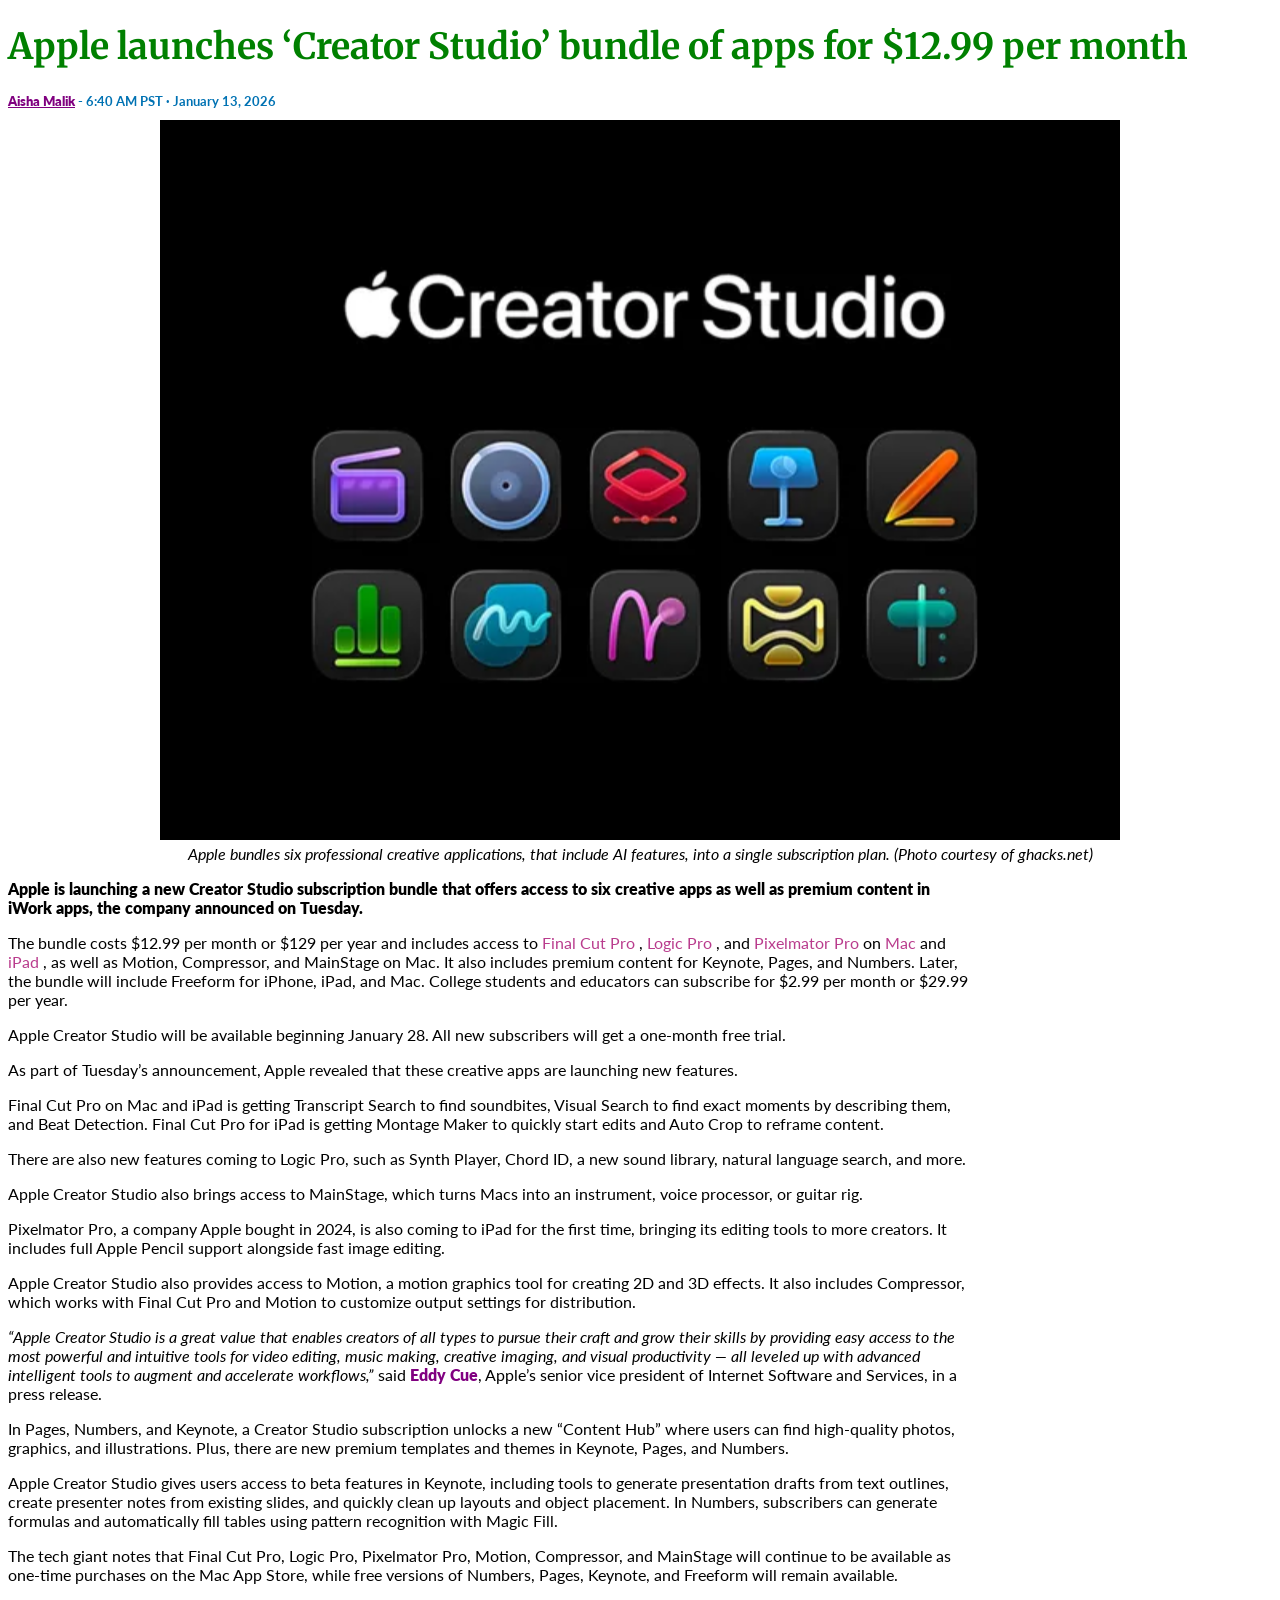
<file: assignment-1/index.html>
<!-- 

Leah VandenBerg
Mini Project 1
September 13, 2026 

-->

<!doctype html>

<html lang="en">

<head>
    <meta charset="utf-8">

    <title>Apple launches 'Creator Studio' bundle of apps for $12.99 per month</title>

    <link rel="stylesheet" type="text/css" href="css/general.css" />

    <!-- Google Font -->

    <link rel="preconnect" href="https://fonts.googleapis.com">
    <link rel="preconnect" href="https://fonts.gstatic.com" crossorigin>
    <link
        href="https://fonts.googleapis.com/css2?family=Lato:wght@400;700;900&family=Merriweather:ital,opsz,wght@0,18..144,300..900;1,18..144,300..900&display=swap"
        rel="stylesheet">

    <!-- End Google Font -->

</head>

<body>
    <h1>Apple launches ‘Creator Studio’ bundle of apps for $12.99 per month</h1>

    <h2><a href="https://techcrunch.com/author/aisha-malik/" target="_blank">Aisha Malik</a> - 6:40 AM PST · January 13,
        2026</h2>

    <figure>
        <img src="images/creator-studio-app-grid.png" alt="Creator Studio">
        <figcaption>Apple bundles six professional creative applications, that include AI features, into a single
            subscription plan. (Photo courtesy of ghacks.net) </figcaption>
    </figure>

    <p><span class="intro">Apple is launching a new Creator Studio subscription bundle that offers access to six
            creative apps as well as
            premium content in iWork apps, the company announced on Tuesday.</span></p>

    <p>The bundle costs $12.99 per month or $129 per year and includes access to <a
            href="https://www.apple.com/final-cut-pro/" target="_blank" class="highlight">Final Cut Pro</a> , <a
            href="https://www.apple.com/logic-pro/" target="_blank" class="highlight">Logic Pro</a> , and
        <a href="https://www.apple.com/pixelmator-pro/" target="_blank" class="highlight">Pixelmator Pro</a> on <a
            href="https://www.apple.com/mac/" target="_blank" class="highlight">Mac</a> and <a
            href="https://www.apple.com/ipad/" target="_blank" class="highlight">iPad</a> , as well as Motion,
        Compressor, and MainStage on Mac. It also includes premium
        content for Keynote, Pages, and Numbers. Later, the bundle will include Freeform for iPhone, iPad, and Mac.
        College students and educators can subscribe for $2.99 per month or $29.99 per year.
    </p>

    <p>Apple Creator Studio will be available beginning January 28. All new subscribers will get a one-month free trial.
    </p>

    <p>As part of Tuesday’s announcement, Apple revealed that these creative apps are launching new features.</p>

    <p>Final Cut Pro on Mac and iPad is getting Transcript Search to find soundbites, Visual Search to find exact
        moments by describing them, and Beat Detection. Final Cut Pro for iPad is getting Montage Maker to quickly start
        edits and Auto Crop to reframe content.</p>

    <p>There are also new features coming to Logic Pro, such as Synth Player, Chord ID, a new sound library, natural
        language search, and more.</p>

    <p>Apple Creator Studio also brings access to MainStage, which turns Macs into an instrument, voice processor, or
        guitar rig.</p>

    <p>Pixelmator Pro, a company Apple bought in 2024, is also coming to iPad for the first time, bringing its editing
        tools to more creators. It includes full Apple Pencil support alongside fast image editing.</p>

    <p>Apple Creator Studio also provides access to Motion, a motion graphics tool for creating 2D and 3D effects. It
        also includes Compressor, which works with Final Cut Pro and Motion to customize output settings for
        distribution.</p>

    <p><span class="quote">“Apple Creator Studio is a great value that enables creators of all types to pursue their
            craft and grow their
            skills by providing easy access to the most powerful and intuitive tools for video editing, music making,
            creative imaging, and visual productivity — all leveled up with advanced intelligent tools to augment and
            accelerate workflows,”</span> said <span class="people">Eddy Cue</span>, Apple’s senior vice president of
        Internet Software and Services, in a
        press release.</p>

    <p>In Pages, Numbers, and Keynote, a Creator Studio subscription unlocks a new “Content Hub” where users can find
        high-quality photos, graphics, and illustrations. Plus, there are new premium templates and themes in Keynote,
        Pages, and Numbers.</p>

    <p>Apple Creator Studio gives users access to beta features in Keynote, including tools to generate presentation
        drafts from text outlines, create presenter notes from existing slides, and quickly clean up layouts and object
        placement. In Numbers, subscribers can generate formulas and automatically fill tables using pattern recognition
        with Magic Fill.</p>

    <p>The tech giant notes that Final Cut Pro, Logic Pro, Pixelmator Pro, Motion, Compressor, and MainStage will
        continue to be available as one-time purchases on the Mac App Store, while free versions of Numbers, Pages,
        Keynote, and Freeform will remain available.</p>

</body>

</html>
</file>
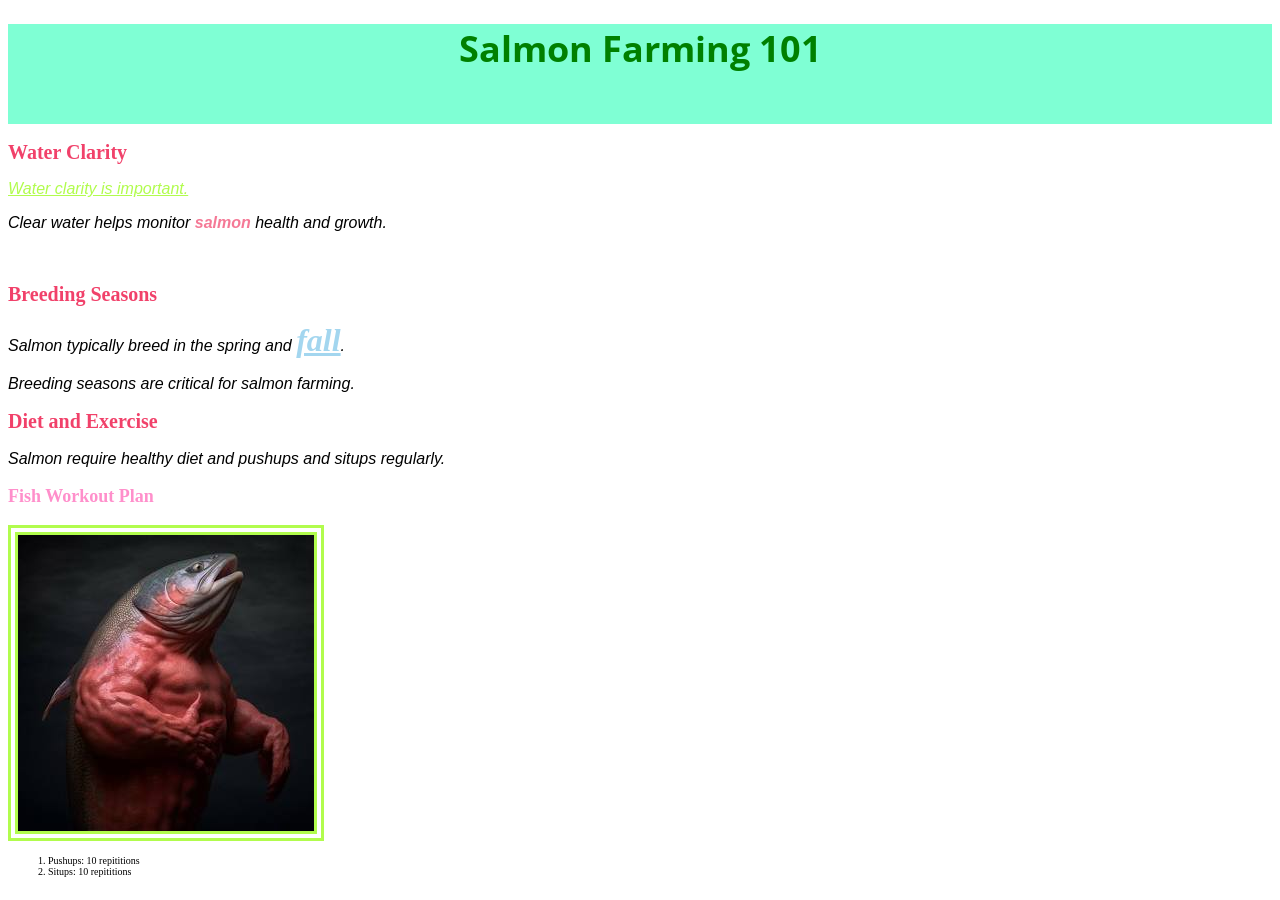
<file: demo/index.html>
<!-- 

Leah VandenBerg
Assignment demo
September 3, 2026 

-->

<!doctype html>


<html lang="en">

<head>
    <meta charset="utf-8">

    <title>Salmon Farming 101</title>

    <link rel="stylesheet" type="text/css" href="css/style.css" />

    <!-- Google Font -->

    <link rel="preconnect" href="https://fonts.googleapis.com">
    <link rel="preconnect" href="https://fonts.gstatic.com" crossorigin>
    <link href="https://fonts.googleapis.com/css2?family=Open+Sans:ital,wght@0,300..800;1,300..800&display=swap"
        rel="stylesheet">

    <!-- End Google Font -->

</head>

<body>

    <!--This is the h1 and it is th most important heading on the page -->
    <!--This is the comment shortcut, command + / -->

    <div class="header">

        <h1>Salmon Farming 101</h1>

    </div>

    <h2>Water Clarity</h2>

    <p><a href="https://www.epa.gov/national-aquatic-resource-surveys/indicators-water-clarity" target="_blank">Water
            clarity is important.</a></p>

    <p>Clear water helps monitor <span class="red-text">salmon</span> health and growth.</p>

    <br>

    <h2>Breeding Seasons</h2>

    <p>Salmon typically breed in the spring and <span class="orange-red-text">fall</span>.</p>

    <p>Breeding seasons are critical for salmon farming.</p>

    <h2>Diet and Exercise</h2>

    <p>Salmon require healthy diet and pushups and situps regularly.</p>

    <h3>Fish Workout Plan</h3>

    <img src="images/salmon-buff.jpeg" alt="Buff Salmon">

    <ol>
        <li>Pushups: 10 repititions</li>
        <li>Situps: 10 repititions</li>
    </ol>

</body>

</html>
</file>
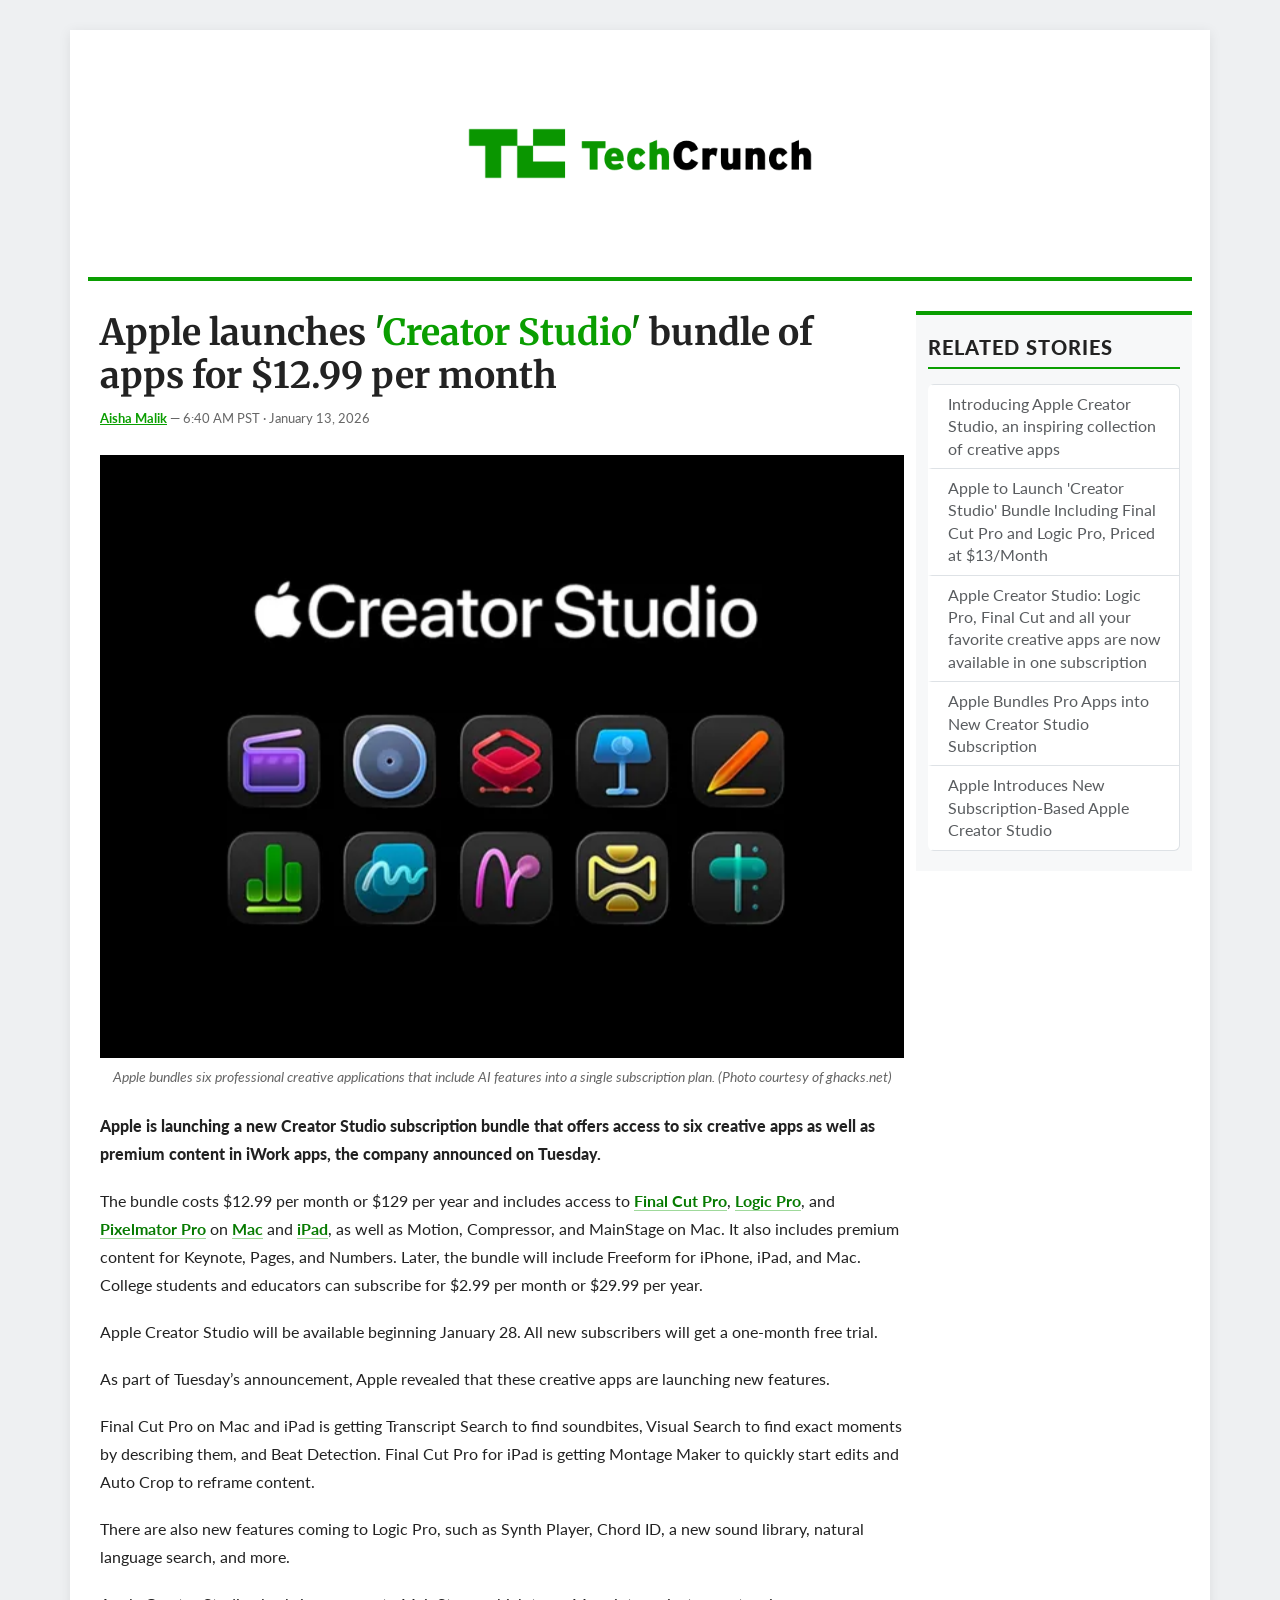
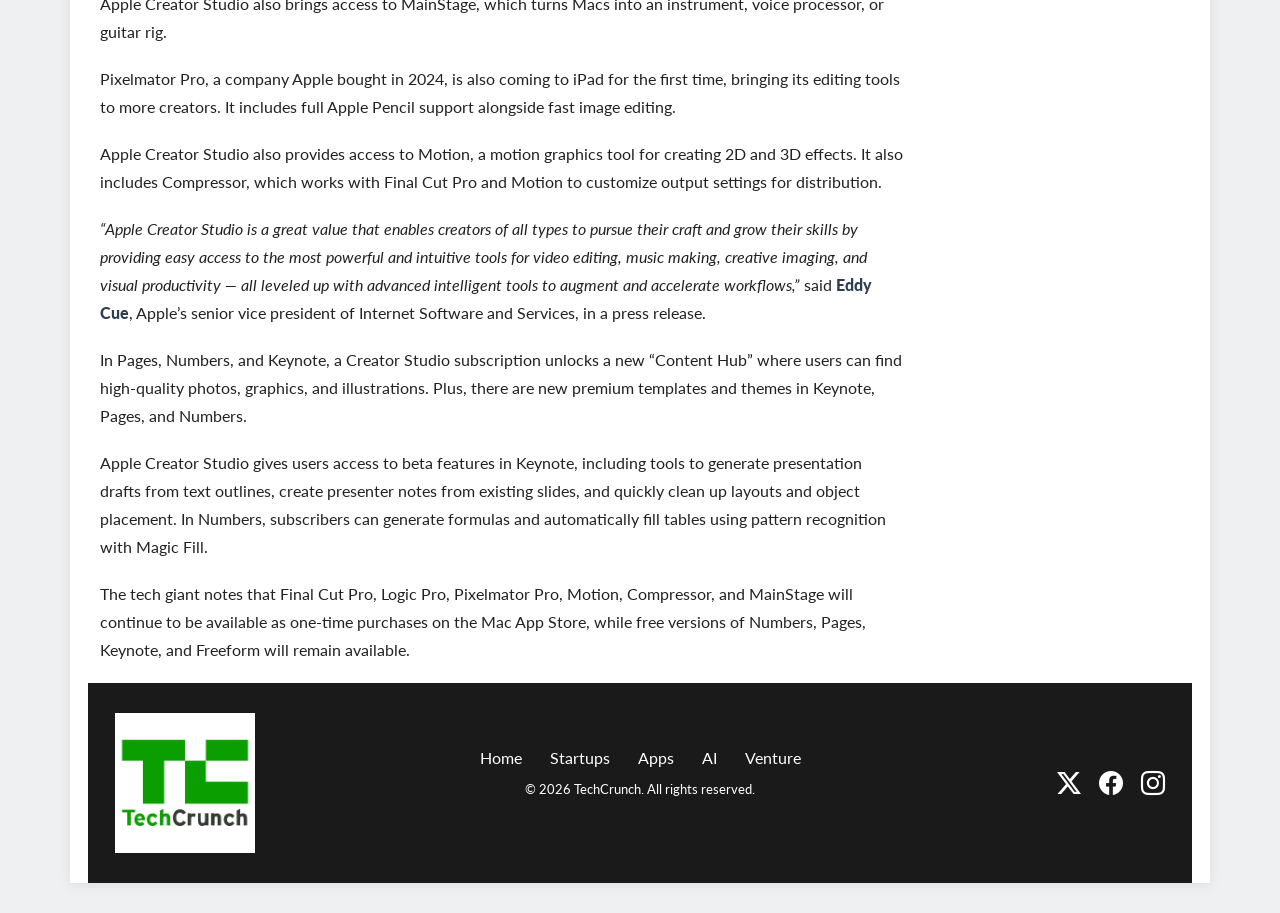
<file: assignment-2/page-vandenberg.html>
<!doctype html>
<!-- 

Leah VandenBerg
Mini Project 2
October 4, 2026 

-->

<html lang="en">

<head>

    <meta charset="utf-8">
    <meta name="viewport" content="width=device-width, initial-scale=1">

    <title>Apple launches 'Creator Studio' bundle of apps for $12.99 per month</title>

    <!-- Google Font -->

    <link rel="preconnect" href="https://fonts.googleapis.com">
    <link rel="preconnect" href="https://fonts.gstatic.com" crossorigin>
    <link
        href="https://fonts.googleapis.com/css2?family=Lato:wght@400;700;900&family=Merriweather:ital,opsz,wght@0,18..144,300..900;1,18..144,300..900&display=swap"
        rel="stylesheet">

    <!-- End Google Font -->

    <link rel="stylesheet" href="css/bootstrap.min.css">
    <link rel="stylesheet" href="https://cdn.jsdelivr.net/npm/bootstrap-icons@1.11.3/font/bootstrap-icons.min.css">
    <link rel="stylesheet" type="text/css" href="css/general.css">

</head>

<body>
    <div class="container">

        <!-- Row 1: HEADER -->
        <header class="row">
            <div class="col-12 text-center">
                <img src="images/horizontal-techcrunch-logo.png" alt="TechCrunch logo" class="img-fluid header-logo">
            </div>
        </header>

        <!--Row 2: MAIN CONTENT-->
        <div class="row">
            <article class="col-md-9">
                <h1>Apple launches <span class="headline-green"><span class="quote-mark">'</span>Creator Studio<span
                            class="quote-mark">'</span></span> bundle of apps for $12.99 per month</h1>

                <p class="byline">
                    <a href="https://techcrunch.com/author/aisha-malik/" target="_blank">Aisha Malik</a>
                    &mdash; <time datetime="2026-01-13T06:40-08:00">6:40 AM PST · January 13, 2026</time>
                </p>

                <figure>
                    <img src="images/creator-studio-app-grid.png" alt="Grid of Apple Creator Studio app icons"
                        class="img-fluid w-100">
                    <figcaption>Apple bundles six professional creative applications that include AI features into a
                        single subscription plan. (Photo courtesy of ghacks.net)</figcaption>
                </figure>

                <p><span class="intro">Apple is launching a new Creator Studio subscription bundle that offers access to
                        six
                        creative apps as well as
                        premium content in iWork apps, the company announced on Tuesday.</span></p>

                <p>The bundle costs $12.99 per month or $129 per year and includes access to <a
                        href="https://www.apple.com/final-cut-pro/" target="_blank" class="highlight">Final Cut Pro</a>,
                    <a href="https://www.apple.com/logic-pro/" target="_blank" class="highlight">Logic Pro</a>, and
                    <a href="https://www.apple.com/pixelmator-pro/" target="_blank" class="highlight">Pixelmator Pro</a>
                    on <a href="https://www.apple.com/mac/" target="_blank" class="highlight">Mac</a> and <a
                        href="https://www.apple.com/ipad/" target="_blank" class="highlight">iPad</a>, as well as
                    Motion,
                    Compressor, and MainStage on Mac. It also includes premium
                    content for Keynote, Pages, and Numbers. Later, the bundle will include Freeform for iPhone, iPad,
                    and Mac.
                    College students and educators can subscribe for $2.99 per month or $29.99 per year.
                </p>

                <p>Apple Creator Studio will be available beginning January 28. All new subscribers will get a one-month
                    free
                    trial.
                </p>

                <p>As part of Tuesday’s announcement, Apple revealed that these creative apps are launching new
                    features.</p>

                <p>Final Cut Pro on Mac and iPad is getting Transcript Search to find soundbites, Visual Search to find
                    exact
                    moments by describing them, and Beat Detection. Final Cut Pro for iPad is getting Montage Maker to
                    quickly
                    start
                    edits and Auto Crop to reframe content.</p>

                <p>There are also new features coming to Logic Pro, such as Synth Player, Chord ID, a new sound library,
                    natural
                    language search, and more.</p>

                <p>Apple Creator Studio also brings access to MainStage, which turns Macs into an instrument, voice
                    processor,
                    or
                    guitar rig.</p>

                <p>Pixelmator Pro, a company Apple bought in 2024, is also coming to iPad for the first time, bringing
                    its
                    editing
                    tools to more creators. It includes full Apple Pencil support alongside fast image editing.</p>

                <p>Apple Creator Studio also provides access to Motion, a motion graphics tool for creating 2D and 3D
                    effects.
                    It
                    also includes Compressor, which works with Final Cut Pro and Motion to customize output settings for
                    distribution.</p>

                <p><span class="quote">“Apple Creator Studio is a great value that enables creators of all types to
                        pursue their
                        craft and grow their
                        skills by providing easy access to the most powerful and intuitive tools for video editing,
                        music
                        making,
                        creative imaging, and visual productivity — all leveled up with advanced intelligent tools to
                        augment
                        and
                        accelerate workflows,”</span> said <span class="people">Eddy Cue</span>, Apple’s senior vice
                    president
                    of
                    Internet Software and Services, in a
                    press release.</p>

                <p>In Pages, Numbers, and Keynote, a Creator Studio subscription unlocks a new “Content Hub” where users
                    can
                    find
                    high-quality photos, graphics, and illustrations. Plus, there are new premium templates and themes
                    in
                    Keynote,
                    Pages, and Numbers.</p>

                <p>Apple Creator Studio gives users access to beta features in Keynote, including tools to generate
                    presentation
                    drafts from text outlines, create presenter notes from existing slides, and quickly clean up layouts
                    and
                    object
                    placement. In Numbers, subscribers can generate formulas and automatically fill tables using pattern
                    recognition
                    with Magic Fill.</p>

                <p>The tech giant notes that Final Cut Pro, Logic Pro, Pixelmator Pro, Motion, Compressor, and MainStage
                    will
                    continue to be available as one-time purchases on the Mac App Store, while free versions of Numbers,
                    Pages,
                    Keynote, and Freeform will remain available.</p>
            </article>

            <aside class="col-md-3 align-self-start">
                <h2>Related Stories</h2>

                <div class="list-group">
                    <a href="https://www.apple.com/newsroom/2026/01/introducing-apple-creator-studio-an-inspiring-collection-of-creative-apps/"
                        target="_blank" class="list-group-item list-group-item-action">Introducing Apple Creator Studio,
                        an inspiring collection of creative apps</a>

                    <a href="https://variety.com/2026/digital/news/apple-creator-studio-bundle-final-cut-pro-price-1236630313/"
                        target="_blank" class="list-group-item list-group-item-action">Apple to Launch 'Creator Studio'
                        Bundle Including Final Cut Pro and Logic Pro, Priced at $13/Month</a>

                    <a href="https://musictech.com/news/gear/apple-creator-studio/" target="_blank"
                        class="list-group-item list-group-item-action">Apple Creator Studio: Logic Pro, Final Cut and
                        all your favorite creative apps are now available in one subscription</a>

                    <a href="https://tidbits.com/2026/01/15/apple-bundles-pro-apps-into-new-creator-studio-subscription/"
                        target="_blank" class="list-group-item list-group-item-action">Apple Bundles Pro Apps into New
                        Creator Studio Subscription</a>

                    <a href="https://www.newsshooter.com/2026/01/13/apple-introduces-new-subscription-based-apple-creator-studio/"
                        target="_blank" class="list-group-item list-group-item-action">Apple Introduces New
                        Subscription-Based
                        Apple Creator Studio</a>

                </div>
            </aside>
        </div>

        <!-- ROW 3: FOOTER -->
        <footer class="row align-items-center">
            <div class="col-md-3">
                <img src="images/techcrunch-logo.png" alt="TechCrunch stacked logo" class="img-fluid footer-logo">
            </div>

            <div class="col-md-6 text-center">
                <ul class="list-inline">
                    <li class="list-inline-item"><a href="https://techcrunch.com/" target="_blank">Home</a></li>
                    <li class="list-inline-item"><a href="https://techcrunch.com/category/startups/"
                            target="_blank">Startups</a></li>
                    <li class="list-inline-item"><a href="https://techcrunch.com/category/apps/"
                            target="_blank">Apps</a></li>
                    <li class="list-inline-item"><a href="https://techcrunch.com/category/artificial-intelligence/"
                            target="_blank">AI</a></li>
                    <li class="list-inline-item"><a href="https://techcrunch.com/category/venture/"
                            target="_blank">Venture</a></li>
                </ul>
                <p class="copyright">&copy; 2026 TechCrunch. All rights reserved.</p>
            </div>

            <div class="col-md-3 text-end">
                <a href="https://x.com/TechCrunch" target="_blank" class="social-icon" aria-label="TechCrunch on X"><i
                        class="bi bi-twitter-x"></i></a>
                <a href="https://www.facebook.com/techcrunch" target="_blank" class="social-icon"
                    aria-label="TechCrunch on Facebook"><i class="bi bi-facebook"></i></a>
                <a href="https://www.instagram.com/techcrunch" target="_blank" class="social-icon"
                    aria-label="TechCrunch on Instagram"><i class="bi bi-instagram"></i></a>
            </div>
        </footer>

    </div>
</body>

</html>
</file>
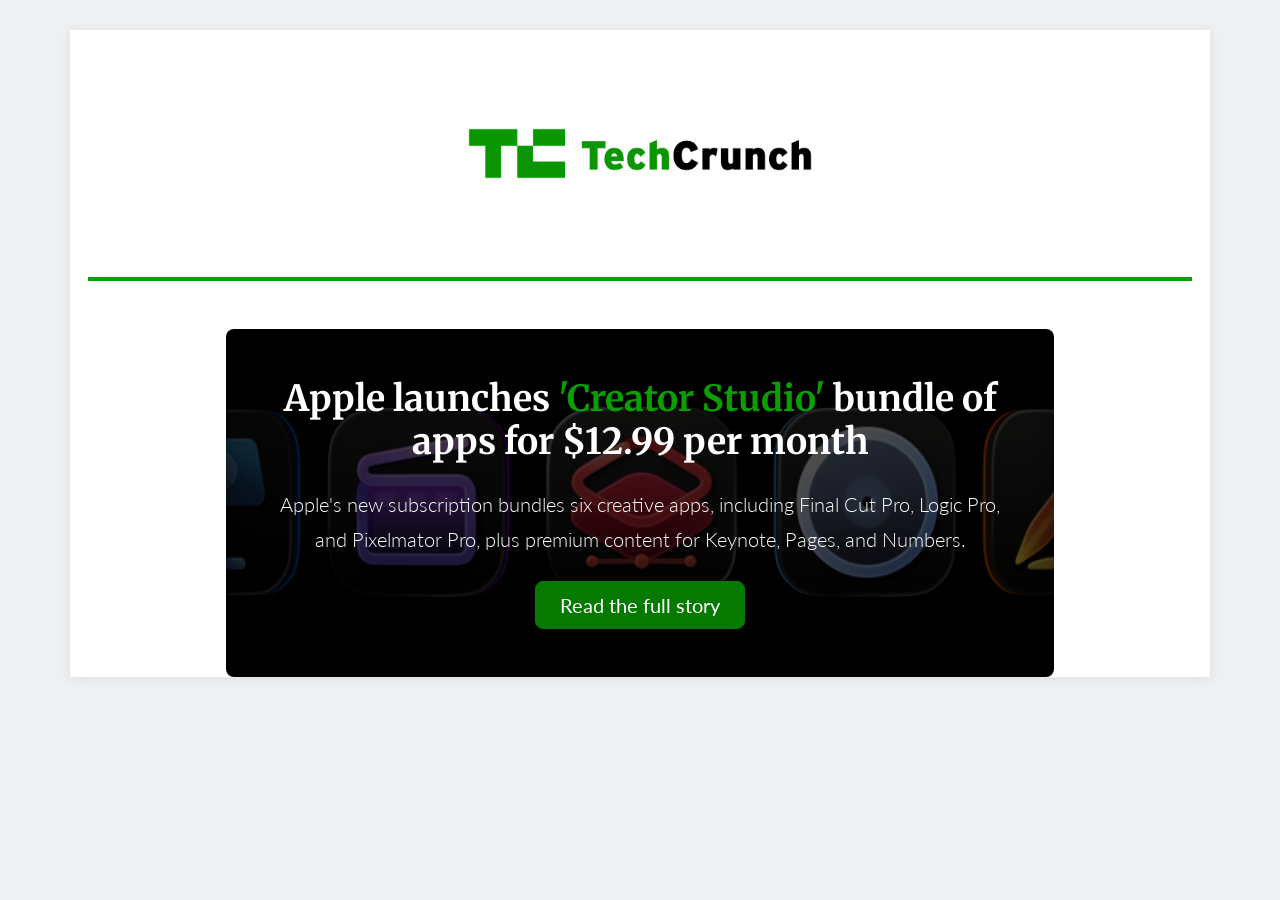
<file: assignment-3/hero.html>
<!doctype html>
<!-- 

Leah VandenBerg
Mini Project 3 - Hero
October 18, 2026 

-->

<html lang="en">

<head>

    <meta charset="utf-8">
    <meta name="viewport" content="width=device-width, initial-scale=1">

    <title>Creator Studio - TechCrunch</title>

    <!-- Google Font -->
    <link rel="preconnect" href="https://fonts.googleapis.com">
    <link rel="preconnect" href="https://fonts.gstatic.com" crossorigin>
    <link
        href="https://fonts.googleapis.com/css2?family=Lato:wght@400;700;900&family=Merriweather:ital,opsz,wght@0,18..144,300..900;1,18..144,300..900&display=swap"
        rel="stylesheet">
    <!-- End Google Font -->

    <link rel="stylesheet" href="css/bootstrap.min.css">
    <link rel="stylesheet" href="css/general.css">

</head>

<body>
    <div class="container">

        <!-- HEADER -->
        <header class="row">
            <div class="col-12 text-center">
                <img src="images/horizontal-techcrunch-logo.png" alt="TechCrunch logo" class="img-fluid header-logo">
            </div>
        </header>

        <!-- HERO -->
        <main class="row justify-content-center my-5">
            <div class="col-md-9 text-center p-5 rounded-3 story-hero">

                <h1>Apple launches <span class="headline-green">'Creator Studio'</span> bundle of apps for $12.99 per
                    month</h1>
                <p class="lead my-4">Apple's new subscription bundles six creative apps, including Final Cut Pro, Logic
                    Pro, and Pixelmator Pro, plus premium content for Keynote, Pages, and Numbers.</p>

                <a href="page-vandenberg.html" class="btn btn-success btn-lg px-4">Read the full story</a>

            </div>
        </main>

    </div>
</body>

</html>
</file>
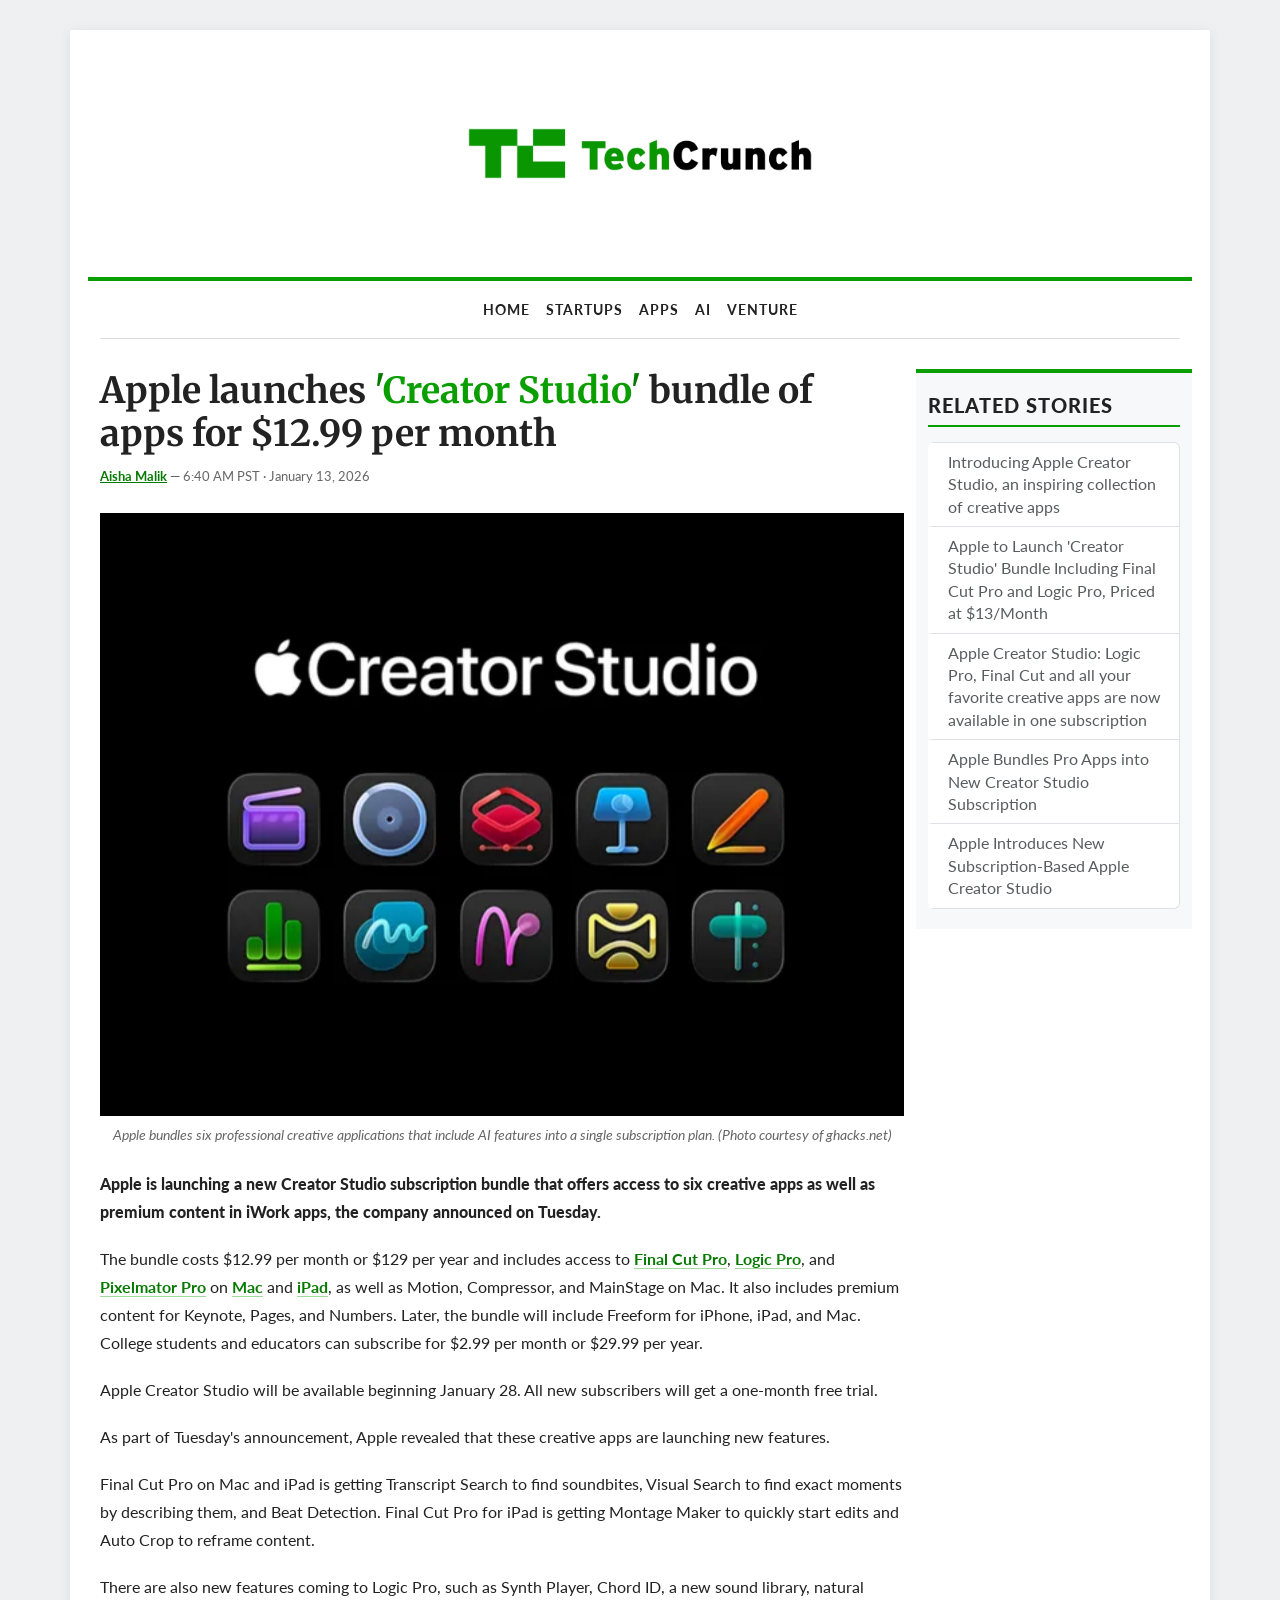
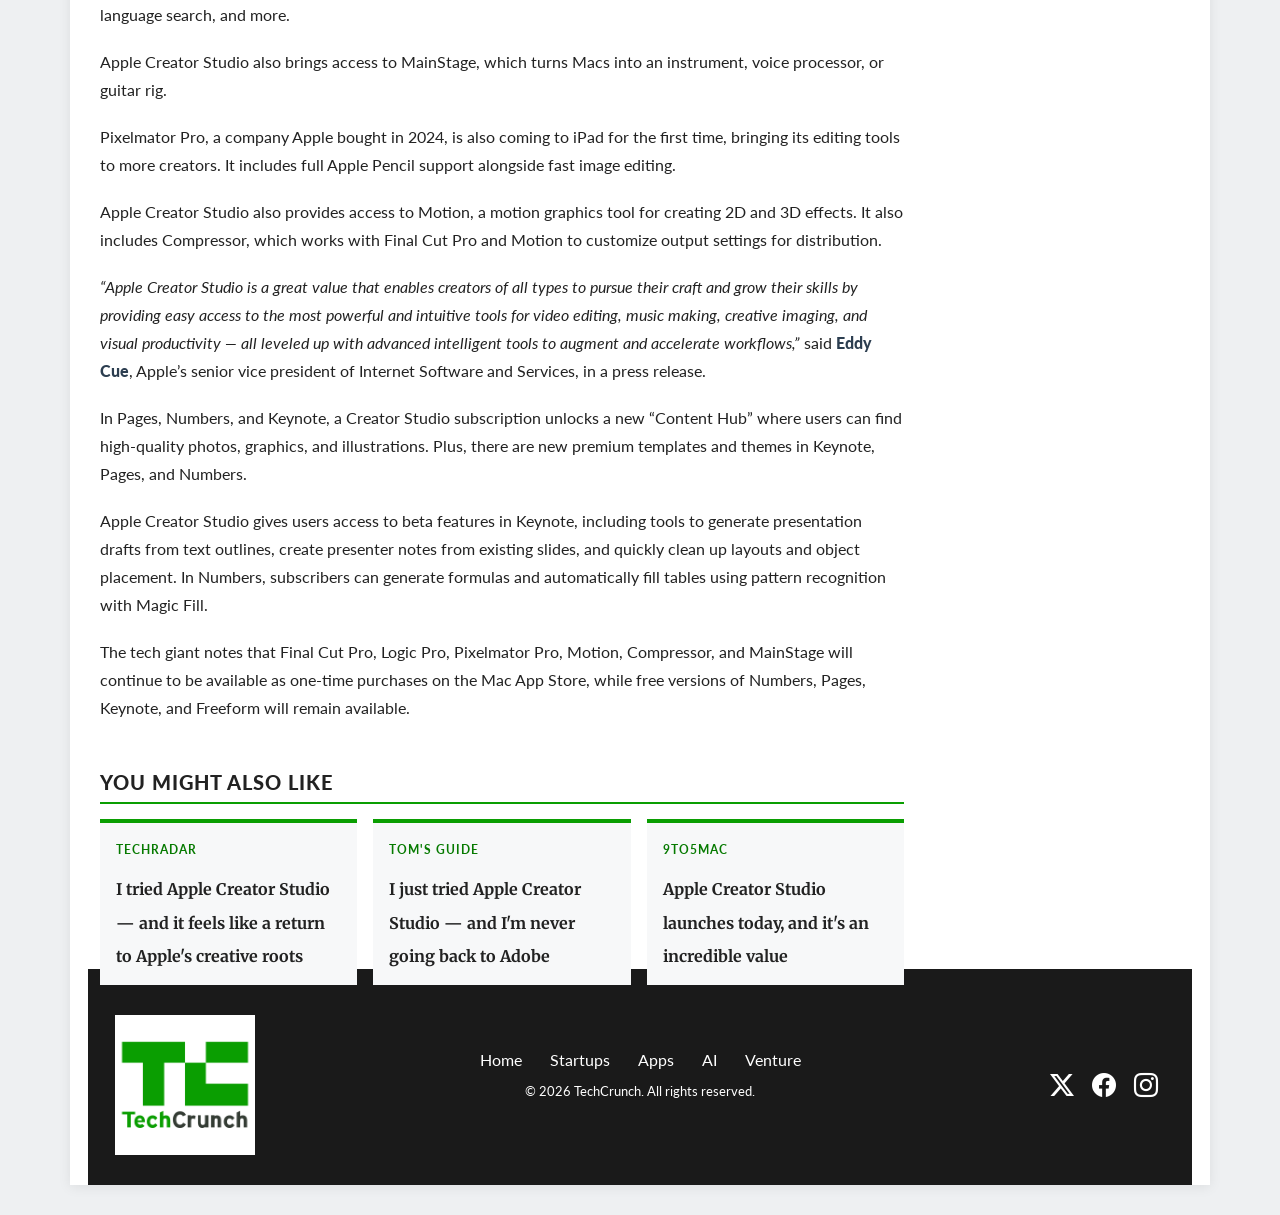
<file: assignment-3/page-vandenberg.html>
<!doctype html>
<!-- 

Leah VandenBerg
Mini Project 3
October 18, 2026 

-->

<html lang="en">

<head>

    <meta charset="utf-8">
    <meta name="viewport" content="width=device-width, initial-scale=1">

    <title>Apple launches 'Creator Studio' bundle of apps for $12.99 per month</title>

    <!-- Google Font -->

    <link rel="preconnect" href="https://fonts.googleapis.com">
    <link rel="preconnect" href="https://fonts.gstatic.com" crossorigin>
    <link
        href="https://fonts.googleapis.com/css2?family=Lato:wght@400;700;900&family=Merriweather:ital,opsz,wght@0,18..144,300..900;1,18..144,300..900&display=swap"
        rel="stylesheet">

    <!-- End Google Font -->

    <link rel="stylesheet" href="css/bootstrap.min.css">
    <link rel="stylesheet" href="https://cdn.jsdelivr.net/npm/bootstrap-icons@1.11.3/font/bootstrap-icons.min.css">
    <link rel="stylesheet" href="css/general.css">

</head>

<body>
    <div class="container">

        <!-- Row 1: HEADER -->
        <header class="row">
            <div class="col-12 text-center">
                <img src="images/horizontal-techcrunch-logo.png" alt="TechCrunch logo" class="img-fluid header-logo">
            </div>
        </header>

        <!-- NAV BAR -->
        <nav class="navbar navbar-expand-md main-nav">
            <div class="container-fluid">
                <button class="navbar-toggler ms-auto" type="button" data-bs-toggle="collapse" data-bs-target="#mainNav"
                    aria-controls="mainNav" aria-expanded="false" aria-label="Toggle navigation">
                    <span class="navbar-toggler-icon"></span>
                </button>
                <div class="collapse navbar-collapse justify-content-center" id="mainNav">
                    <ul class="navbar-nav">
                        <li class="nav-item"><a class="nav-link" href="https://techcrunch.com/" target="_blank">Home</a>
                        </li>
                        <li class="nav-item"><a class="nav-link" href="https://techcrunch.com/category/startups/"
                                target="_blank">Startups</a></li>
                        <li class="nav-item"><a class="nav-link" href="https://techcrunch.com/category/apps/"
                                target="_blank">Apps</a></li>
                        <li class="nav-item"><a class="nav-link"
                                href="https://techcrunch.com/category/artificial-intelligence/" target="_blank">AI</a>
                        </li>
                        <li class="nav-item"><a class="nav-link" href="https://techcrunch.com/category/venture/"
                                target="_blank">Venture</a></li>
                    </ul>
                </div>
            </div>
        </nav>

        <!--Row 2: MAIN CONTENT-->
        <main class="row">
            <article class="col-md-9">
                <h1>Apple launches <span class="headline-green"><span class="quote-mark">'</span>Creator Studio<span
                            class="quote-mark">'</span></span> bundle of apps for $12.99 per month</h1>

                <p class="byline">
                    <a href="https://techcrunch.com/author/aisha-malik/" target="_blank">Aisha Malik</a>
                    &mdash; <time datetime="2026-01-13T06:40-08:00">6:40 AM PST · January 13, 2026</time>
                </p>

                <figure>
                    <img src="images/creator-studio-app-grid.png" alt="Grid of Apple Creator Studio app icons"
                        class="img-fluid w-100">
                    <figcaption>Apple bundles six professional creative applications that include AI features into a
                        single subscription plan. (Photo courtesy of ghacks.net)</figcaption>
                </figure>

                <p class="intro">Apple is launching a new Creator Studio subscription bundle that offers access to six
                    creative apps as well as
                    premium content in iWork apps, the company announced on Tuesday.</p>

                <p>The bundle costs $12.99 per month or $129 per year and includes access to <a
                        href="https://www.apple.com/final-cut-pro/" target="_blank" class="highlight">Final Cut Pro</a>,
                    <a href="https://www.apple.com/logic-pro/" target="_blank" class="highlight">Logic Pro</a>, and
                    <a href="https://www.apple.com/pixelmator-pro/" target="_blank" class="highlight">Pixelmator Pro</a>
                    on <a href="https://www.apple.com/mac/" target="_blank" class="highlight">Mac</a> and <a
                        href="https://www.apple.com/ipad/" target="_blank" class="highlight">iPad</a>, as well as
                    Motion,
                    Compressor, and MainStage on Mac. It also includes premium
                    content for Keynote, Pages, and Numbers. Later, the bundle will include Freeform for iPhone, iPad,
                    and Mac.
                    College students and educators can subscribe for $2.99 per month or $29.99 per year.
                </p>

                <p>Apple Creator Studio will be available beginning January 28. All new subscribers will get a one-month
                    free
                    trial.
                </p>

                <p>As part of Tuesday's announcement, Apple revealed that these creative apps are launching new
                    features.</p>

                <p>Final Cut Pro on Mac and iPad is getting Transcript Search to find soundbites, Visual Search to find
                    exact
                    moments by describing them, and Beat Detection. Final Cut Pro for iPad is getting Montage Maker to
                    quickly
                    start
                    edits and Auto Crop to reframe content.</p>

                <p>There are also new features coming to Logic Pro, such as Synth Player, Chord ID, a new sound library,
                    natural
                    language search, and more.</p>

                <p>Apple Creator Studio also brings access to MainStage, which turns Macs into an instrument, voice
                    processor,
                    or
                    guitar rig.</p>

                <p>Pixelmator Pro, a company Apple bought in 2024, is also coming to iPad for the first time, bringing
                    its
                    editing
                    tools to more creators. It includes full Apple Pencil support alongside fast image editing.</p>

                <p>Apple Creator Studio also provides access to Motion, a motion graphics tool for creating 2D and 3D
                    effects.
                    It
                    also includes Compressor, which works with Final Cut Pro and Motion to customize output settings for
                    distribution.</p>

                <p><span class="quote">“Apple Creator Studio is a great value that enables creators of all types to
                        pursue their
                        craft and grow their
                        skills by providing easy access to the most powerful and intuitive tools for video editing,
                        music
                        making,
                        creative imaging, and visual productivity — all leveled up with advanced intelligent tools to
                        augment
                        and
                        accelerate workflows,”</span> said <span class="people">Eddy Cue</span>, Apple’s senior vice
                    president
                    of
                    Internet Software and Services, in a
                    press release.</p>

                <p>In Pages, Numbers, and Keynote, a Creator Studio subscription unlocks a new “Content Hub” where users
                    can
                    find
                    high-quality photos, graphics, and illustrations. Plus, there are new premium templates and themes
                    in
                    Keynote,
                    Pages, and Numbers.</p>

                <p>Apple Creator Studio gives users access to beta features in Keynote, including tools to generate
                    presentation
                    drafts from text outlines, create presenter notes from existing slides, and quickly clean up layouts
                    and
                    object
                    placement. In Numbers, subscribers can generate formulas and automatically fill tables using pattern
                    recognition
                    with Magic Fill.</p>

                <p>The tech giant notes that Final Cut Pro, Logic Pro, Pixelmator Pro, Motion, Compressor, and MainStage
                    will
                    continue to be available as one-time purchases on the Mac App Store, while free versions of Numbers,
                    Pages,
                    Keynote, and Freeform will remain available.</p>

                <!-- YOU MIGHT ALSO LIKE -->
                <section class="mt-5">
                    <h2 class="ymal-heading">You Might Also Like</h2>

                    <!-- A new row inside the article column (this is the nesting)  -->
                    <div class="row g-3">

                        <!-- Box 1 -->
                        <div class="col-md-4">
                            <div class="p-3 h-100 position-relative ymal-box">
                                <p class="ymal-source">TechRadar</p>
                                <h3 class="mb-0"><a
                                        href="https://www.techradar.com/computing/websites-apps/embargo-9am-et-january-28-2026-i-tried-apple-creator-studio-and-it-feels-like-a-return-to-apples-creative-roots"
                                        target="_blank" class="ymal-link stretched-link">I tried Apple Creator Studio —
                                        and it feels like a return to Apple's creative roots</a></h3>
                            </div>
                        </div>

                        <!-- Box 2 -->
                        <div class="col-md-4">
                            <div class="p-3 h-100 position-relative ymal-box">
                                <p class="ymal-source">Tom's Guide</p>
                                <h3 class="mb-0"><a
                                        href="https://www.tomsguide.com/computing/creative-software/i-just-tried-apple-creator-studio-and-im-never-going-back-to-adobe"
                                        target="_blank" class="ymal-link stretched-link">I just tried Apple Creator
                                        Studio — and I'm never going back to Adobe</a></h3>
                            </div>
                        </div>

                        <!-- Box 3 -->
                        <div class="col-md-4">
                            <div class="p-3 h-100 position-relative ymal-box">
                                <p class="ymal-source">9to5Mac</p>
                                <h3 class="mb-0"><a href="https://9to5mac.com/?p=1036005" target="_blank"
                                        class="ymal-link stretched-link">Apple Creator Studio launches today, and it's
                                        an incredible value</a></h3>
                            </div>
                        </div>

                    </div>
                </section>

            </article>

            <aside class="col-md-3 align-self-start mt-4 mt-md-0">
                <h2>Related Stories</h2>

                <div class="list-group">
                    <a href="https://www.apple.com/newsroom/2026/01/introducing-apple-creator-studio-an-inspiring-collection-of-creative-apps/"
                        target="_blank" class="list-group-item list-group-item-action">Introducing Apple Creator Studio,
                        an inspiring collection of creative apps</a>

                    <a href="https://variety.com/2026/digital/news/apple-creator-studio-bundle-final-cut-pro-price-1236630313/"
                        target="_blank" class="list-group-item list-group-item-action">Apple to Launch 'Creator Studio'
                        Bundle Including Final Cut Pro and Logic Pro, Priced at $13/Month</a>

                    <a href="https://musictech.com/news/gear/apple-creator-studio/" target="_blank"
                        class="list-group-item list-group-item-action">Apple Creator Studio: Logic Pro, Final Cut and
                        all your favorite creative apps are now available in one subscription</a>

                    <a href="https://tidbits.com/2026/01/15/apple-bundles-pro-apps-into-new-creator-studio-subscription/"
                        target="_blank" class="list-group-item list-group-item-action">Apple Bundles Pro Apps into New
                        Creator Studio Subscription</a>

                    <a href="https://www.newsshooter.com/2026/01/13/apple-introduces-new-subscription-based-apple-creator-studio/"
                        target="_blank" class="list-group-item list-group-item-action">Apple Introduces New
                        Subscription-Based
                        Apple Creator Studio</a>

                </div>
            </aside>
        </main>

        <!-- ROW 3: FOOTER -->
        <footer class="row align-items-center gy-3">
            <div class="col-md-3 text-center text-md-start">
                <img src="images/techcrunch-logo.png" alt="TechCrunch stacked logo" class="img-fluid footer-logo">
            </div>

            <div class="col-md-6 text-center">
                <ul class="list-inline">
                    <li class="list-inline-item"><a href="https://techcrunch.com/" target="_blank">Home</a></li>
                    <li class="list-inline-item"><a href="https://techcrunch.com/category/startups/"
                            target="_blank">Startups</a></li>
                    <li class="list-inline-item"><a href="https://techcrunch.com/category/apps/"
                            target="_blank">Apps</a></li>
                    <li class="list-inline-item"><a href="https://techcrunch.com/category/artificial-intelligence/"
                            target="_blank">AI</a></li>
                    <li class="list-inline-item"><a href="https://techcrunch.com/category/venture/"
                            target="_blank">Venture</a></li>
                </ul>
                <p class="copyright">&copy; 2026 TechCrunch. All rights reserved.</p>
            </div>

            <div class="col-md-3 text-center text-md-end">
                <a href="https://x.com/TechCrunch" target="_blank" class="social-icon" aria-label="TechCrunch on X"><i
                        class="bi bi-twitter-x" aria-hidden="true"></i></a>
                <a href="https://www.facebook.com/techcrunch" target="_blank" class="social-icon"
                    aria-label="TechCrunch on Facebook"><i class="bi bi-facebook" aria-hidden="true"></i></a>
                <a href="https://www.instagram.com/techcrunch" target="_blank" class="social-icon"
                    aria-label="TechCrunch on Instagram"><i class="bi bi-instagram" aria-hidden="true"></i></a>
            </div>
        </footer>

    </div>

    <script src="js/bootstrap.bundle.min.js"></script>

</body>

</html>
</file>
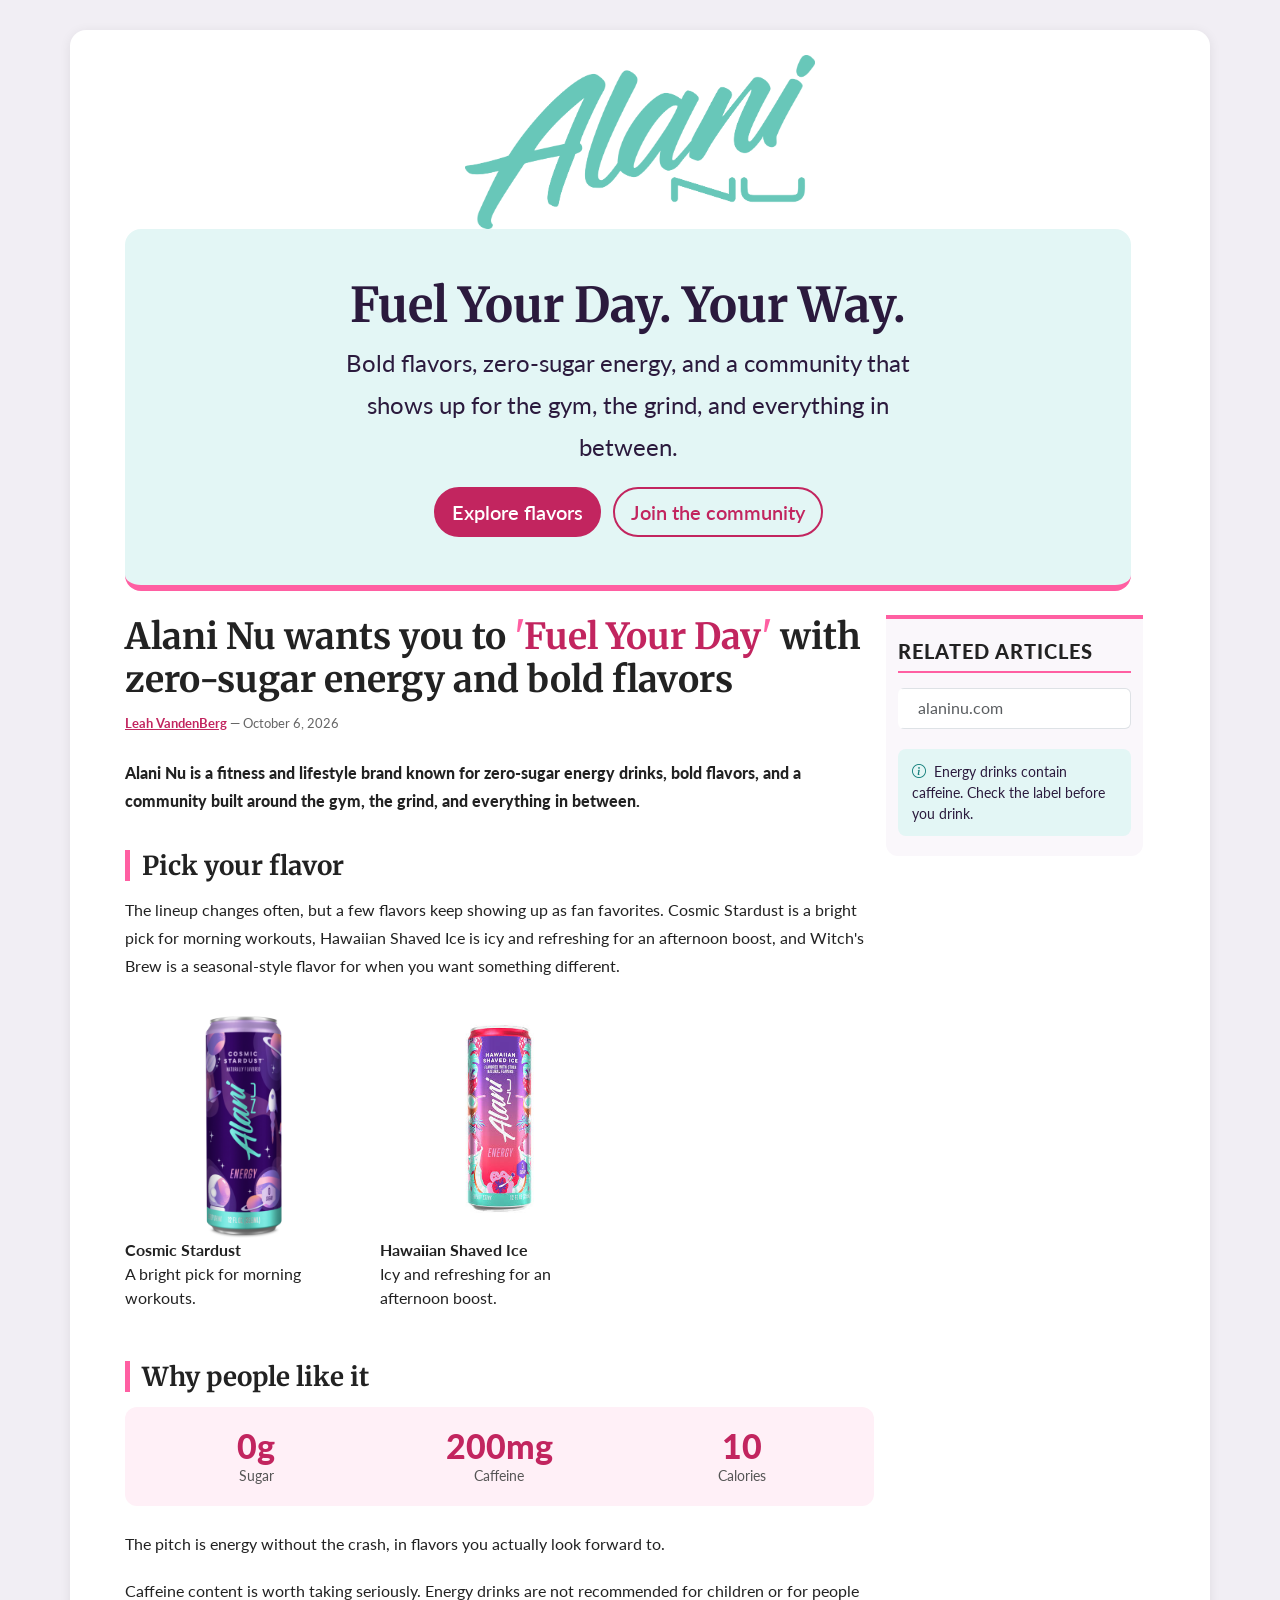
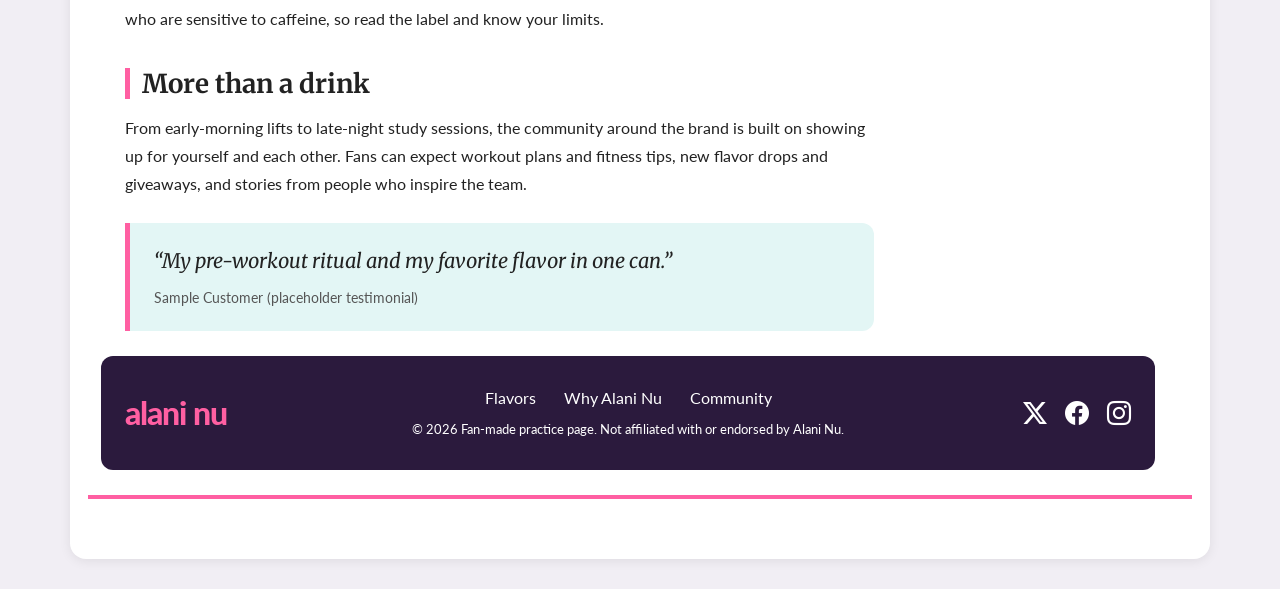
<file: bootstrap-demo/bootstrap-starter.html>
<!doctype html>

<!-- 

Leah VandenBerg
Alani Nu Page
October 6, 2026

-->

<html lang="en">

<head>

    <meta charset="utf-8" />
    <meta name="viewport" content="width=device-width, initial-scale=1">

    <title>Alani Nu | Fuel Your Day</title>

    <!-- Google Font -->
    <link rel="preconnect" href="https://fonts.googleapis.com">
    <link rel="preconnect" href="https://fonts.gstatic.com" crossorigin>
    <link
        href="https://fonts.googleapis.com/css2?family=Lato:wght@400;700;900&family=Merriweather:ital,opsz,wght@0,18..144,300..900;1,18..144,300..900&display=swap"
        rel="stylesheet">
    <!-- End Google Font -->

    <link rel="stylesheet" type="text/css" href="css/bootstrap.min.css" />
    <link rel="stylesheet" href="https://cdn.jsdelivr.net/npm/bootstrap-icons@1.11.3/font/bootstrap-icons.min.css">
    <link rel="stylesheet" type="text/css" href="css/style.css" />

</head>

<body>

    <div class="container">

        <!-- Row 1: HEADER -->
        <header class="row">
            <div class="col-12 text-center">
                <img src="images/alani-nu-aqua-header-logo.png" alt="Alani Nu logo" class="img-fluid header-logo">
            </div>

        <!-- JUMBOTRON -->
        <section class="row mb-4">
            <div class="col-12">
                <div class="jumbotron-hero p-5 text-center">
                    <h2 class="display-5 fw-bold">Fuel Your Day. Your Way.</h2>
                    <p class="col-md-8 mx-auto fs-4">
                        Bold flavors, zero-sugar energy, and a community that shows up for the gym,
                        the grind, and everything in between.
                    </p>
                    <a href="#section1" class="btn btn-main btn-lg rounded-pill me-2 fw-semibold">Explore flavors</a>
                    <a href="#section3" class="btn btn-outline-main btn-lg rounded-pill fw-semibold">Join the
                        community</a>
                </div>
            </div>
        </section>

        <!-- Row 2: MAIN CONTENT -->
        <div class="row">

            <article class="col-md-9">
                <h1>Alani Nu wants you to <span class="headline-pink"><span class="quote-mark">'</span>Fuel Your
                        Day<span class="quote-mark">'</span></span> with zero-sugar energy and bold flavors</h1>

                <p class="byline"><a href="#">Leah VandenBerg</a>
                    &mdash; <time datetime="2026-10-06">October 6, 2026</time></p>

                <p><span class="intro">Alani Nu is a fitness and lifestyle brand known for zero-sugar energy drinks,
                        bold flavors, and a community built around the gym, the grind, and everything in
                        between.</span></p>

                <!-- SECTION 1 -->
                <h2 id="section1">Pick your flavor</h2>
                <p>The lineup changes often, but a few flavors keep showing up as fan favorites. Cosmic Stardust is a
                    bright pick for morning workouts, Hawaiian Shaved Ice is icy and refreshing for an afternoon boost,
                    and Witch's Brew is a seasonal-style flavor for when you want something different.</p>

                <div class="row g-3 mb-4">
                    <div class="col-md-4">
                        <figure class="flavor-photo">
                            <img src="images/cosmic-stardust-alani-nu.png" alt="Can of Cosmic Stardust"
                                class="img-fluid">
                            <figcaption><strong>Cosmic Stardust</strong><br>A bright pick for morning workouts.
                            </figcaption>
                        </figure>
                    </div>

                    <div class="col-md-4">
                        <figure class="flavor-photo">
                            <img src="images/hawaiian-shaved-ice-alani-nu.jpeg" alt="Can of Hawaiian Shaved Ice"
                                class="img-fluid">
                            <figcaption><strong>Hawaiian Shaved Ice</strong><br>Icy and refreshing for an afternoon
                                boost.</figcaption>
                        </figure>
                    </div>
                </div>
                <!-- SECTION 2 -->
                <h2 id="section2">Why people like it</h2>

                <div class="row text-center g-0 mx-0 mb-4 stats">
                    <div class="col-4">
                        <div class="stat-number">0g</div>
                        <div class="stat-label">Sugar</div>
                    </div>
                    <div class="col-4">
                        <div class="stat-number">200mg</div>
                        <div class="stat-label">Caffeine</div>
                    </div>
                    <div class="col-4">
                        <div class="stat-number">10</div>
                        <div class="stat-label">Calories</div>
                    </div>
                </div>

                <p>The pitch is energy without the crash, in flavors you actually look forward to.</p>
                <p>Caffeine content is worth taking seriously. Energy drinks are not recommended for children or for
                    people who are sensitive to caffeine, so read the label and know your limits.</p>

                <!-- SECTION 3 -->
                <h2 id="section3">More than a drink</h2>
                <p>From early-morning lifts to late-night study sessions, the community around the brand is built on
                    showing up for yourself and each other. Fans can expect workout plans and fitness tips, new flavor
                    drops and giveaways, and stories from people who inspire the team.</p>

                <blockquote class="pull-quote">
                    <p>&ldquo;My pre-workout ritual and my favorite flavor in one can.&rdquo;</p>
                    <p class="quote-by">Sample Customer (placeholder testimonial)</p>
                </blockquote>
            </article>

            <aside class="col-md-3 align-self-start">
                <h2>Related Articles</h2>
                <div class="list-group">
                    <a href="https://www.alaninu.com/" class="list-group-item list-group-item-action">alaninu.com</a>
                </div>

                <div class="good-to-know">
                    <i class="bi bi-info-circle" aria-hidden="true"></i>
                    Energy drinks contain caffeine. Check the label before you drink.
                </div>
            </aside>

        </div>

        <!-- Row 3: FOOTER -->
        <footer class="row align-items-center">

            <div class="col-md-3">
                <span class="footer-brand">alani nu</span>
            </div>

            <div class="col-md-6 text-center">
                <ul class="list-inline">
                    <li class="list-inline-item"><a href="#section1">Flavors</a></li>
                    <li class="list-inline-item"><a href="#section2">Why Alani Nu</a></li>
                    <li class="list-inline-item"><a href="#section3">Community</a></li>
                </ul>
                <p class="copyright">&copy; 2026 Fan-made practice page. Not affiliated with or endorsed by Alani Nu.
                </p>
            </div>

            <div class="col-md-3 text-end">
                <a href="#" class="social-icon" aria-label="Alani Nu on X"><i class="bi bi-twitter-x"></i></a>
                <a href="#" class="social-icon" aria-label="Alani Nu on Facebook"><i class="bi bi-facebook"></i></a>
                <a href="#" class="social-icon" aria-label="Alani Nu on Instagram"><i class="bi bi-instagram"></i></a>
            </div>

        </footer>

    </div>

    <script src="js/bootstrap.min.js"></script>

</body>

</html>
</file>
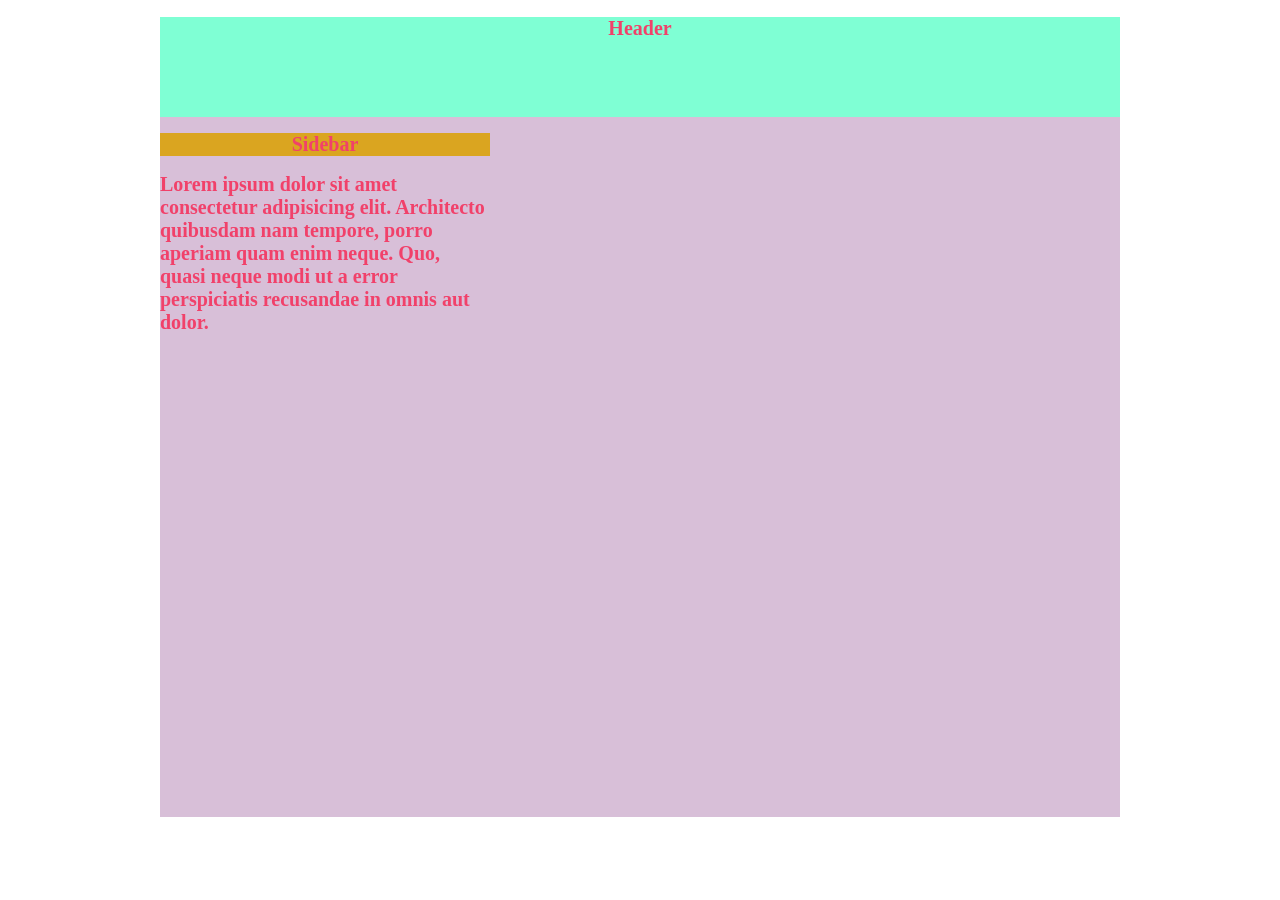
<file: demo/boxes.html>
<!doctype html>


<html lang="en">

<head>

    <meta charset="utf-8">

    <title>Boxes</title>

    <link rel="stylesheet" type="text/css" href="css/style.css" />


</head>

<body>

    <div class="container">

        <div class="header">

            <h2>Header</h2>

        </div>

        <div class="main">
            <div class="sidebar">

                <h2>Sidebar</h2>

            </div>

            <div class="content">

                <h2>Lorem ipsum dolor sit amet consectetur adipisicing elit. Architecto quibusdam nam tempore, porro
                    aperiam quam enim neque. Quo, quasi neque modi ut a error perspiciatis recusandae in omnis aut
                    dolor.</h2>

            </div>

        </div>
        
    </div>

</body>
</file>
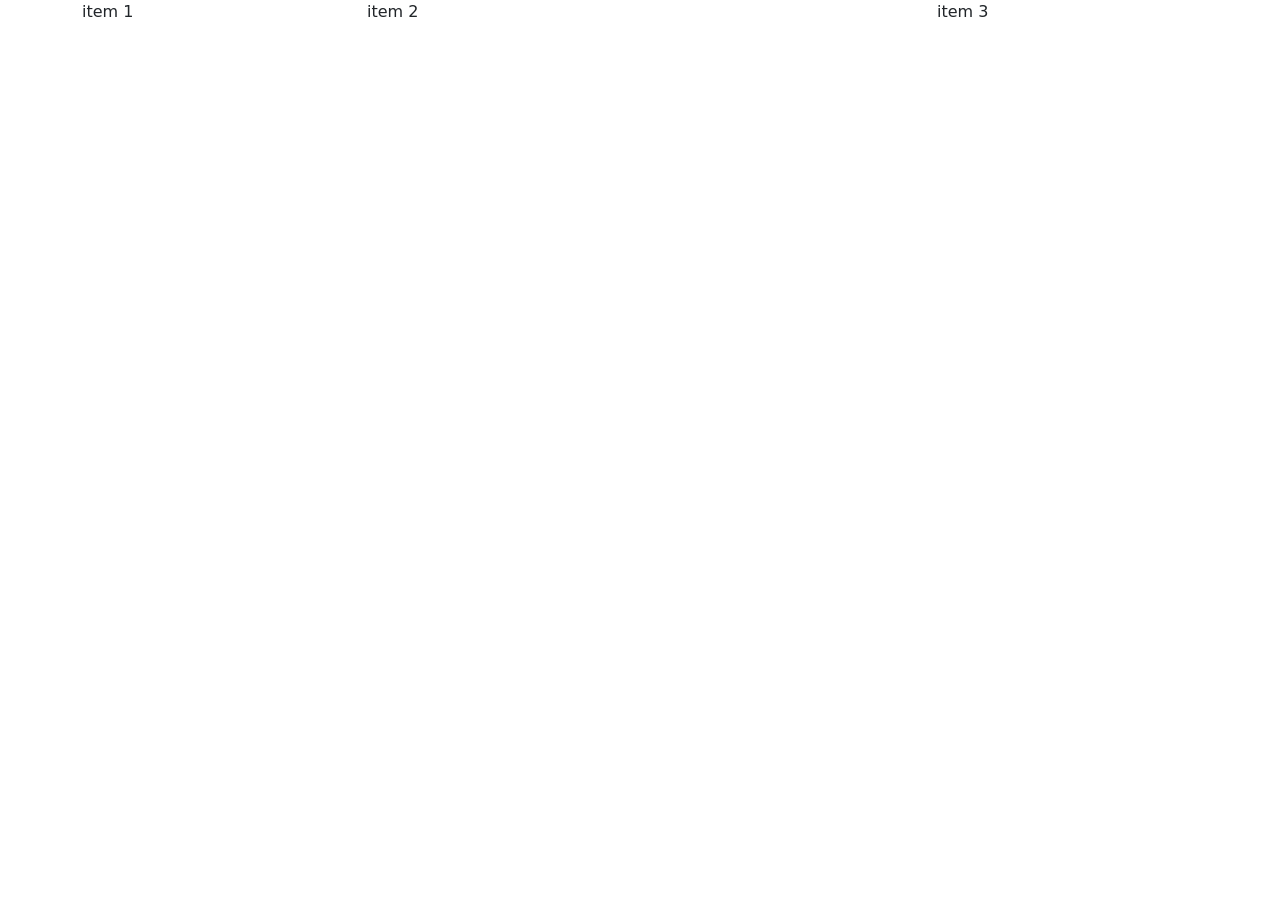
<file: vandenberg-midterm/bootstrap-starter.html>
<!doctype html>

<html lang="en">


<head>

    <meta charset="utf-8" />

    <meta name="viewport" content="width=device-width, initial-scale=1">

    <title>Salmon Farming</title>

    <link rel="stylesheet" type="text/css" href="css/bootstrap.min.css" />

    <link rel="stylesheet" type="text/css" href="css/style.css" />


</head>

<body>

    <div class="container">
        <!-- container -->

        <header class="row">
            <!-- start header -->

            <nav>

                <!-- place navbar here -->

            </nav>

            <!-- end header -->
        </header>

        <section class="row">

            <!-- section content here -->

        </section>

        <footer class="row">
            <!-- start footer -->

            <div class="col-3">

                item 1

            </div>

            <div class="col-6">

                item 2

            </div>

            <div class="col-3">

                item 3

            </div>

            <!-- end footer -->
        </footer>

        <!-- end container-->
    </div>



    <script src="js/bootstrap.min.js"></script>

</body>

</html>
</file>
<file: assignment-1/css/general.css>
h1 {
    font-size: 36px;
    font-family: "Merriweather", serif;
    color: green
}

h2 {
    font-size: small;
    font-family: "Lato", sans-serif;
    color: rgb(0, 114, 179)
}

h2 a {
    font-weight: 800;
    color: purple
}

img {
    width: 960px;
}

figure {
    margin: 0;
    text-align: center;
}

figcaption {
    text-align: center;
    font-family: "Lato", sans-serif;
    font-style: italic;
}

p {
    font-size: 16px;
    font-family: "Lato", sans-serif;
    width: 960px;
}

.intro {
    font-weight: 800;
}

a.highlight {
    text-decoration: none;
    color: rgb(185, 60, 141);
}

a:hover {
    text-decoration: underline;
}

.quote {
    font-style: italic;
}

.people {
    font-weight: 800;
    color: purple;
}

.merriweather-300 {
    font-family: "Merriweather", serif;
    font-optical-sizing: auto;
    font-weight: 300;
    font-style: normal;
    font-variation-settings:
        "wdth" 100;
}

.lato-regular {
    font-family: "Lato", sans-serif;
    font-weight: 400;
    font-style: normal;
}

.lato-bold {
    font-family: "Lato", sans-serif;
    font-weight: 700;
    font-style: normal;
}

.lato-black {
    font-family: "Lato", sans-serif;
    font-weight: 900;
    font-style: normal;
}
</file>
<file: demo/css/style.css>
/* Comment = command + / */

h1 {
    font-size: 36px;
    color: green;
    font-family: "Open Sans", sans-serif;
}

h2 {
    font-size: 20px;
    color: #F1416A;
}

h3 {
    color: #FF8FCB;
    font-size: large;
}

p {
    font-family: Verdana, Geneva, Tahoma, sans-serif;
    font-size: 16px;
    color: black;
    font-style: italic;
}

ol {
    font-size: 10px;
}

a {
    color: #B1FC4D;
}

img {
    border: double 10px #B1FC4D;
}

.open-sans-300 {
    font-family: "Open Sans", sans-serif;
    font-optical-sizing: auto;
    font-weight: 300;
    font-style: normal;
    font-variation-settings:
        "wdth" 100;
}

.orange-red-text {
    font-family: 'Times New Roman', Times, serif;
    color: #a3d6ef;
    font-size: xx-large;
    font-weight: bold;
    text-decoration: underline;
}

.red-text {
    color: #F1416A;
    opacity: 0.7;
    font-weight: bold;
}

.container {
    width: 960px;
    height: 800px;
    background-color: thistle;
    margin: 0 auto 0 auto;
    
    
    
    /* border: #000000 solid 2px; */
}

.header {
    height: 100px;
    background-color: aquamarine;
    text-align: center;
}

.sidebar {
    width: 330px;
    background-color: goldenrod;
    text-align: center;
}

.content {
    width: 330px;
}
</file>
<file: assignment-2/css/general.css>
/* PAGE */
body {
    background-color: #eef0f2;
    font-family: "Lato", sans-serif;
    color: #222222;
}

.container {
    background-color: #ffffff;
    max-width: 1140px;
    margin-top: 30px;
    margin-bottom: 30px;
    padding: 0 30px;
    box-shadow: 0 2px 12px rgba(0, 0, 0, 0.08);
}

/* HEADER */
header {
    padding: 25px;
    border-bottom: 4px solid #0a9e01;
    margin-bottom: 30px;
}

.header-logo {
    width: 350px;
}

/* ARTICLE */
h1 {
    font-size: 36px;
    font-family: "Merriweather", serif;
    font-weight: 700;
    margin-bottom: 10px;
}

.headline-green {
    color: #0a9e01;
}

.quote-mark {
    color: #067a00;
}

p {
    font-size: 16px;
    line-height: 1.75;
    margin-bottom: 19px;
}

.byline {
    font-size: 13px;
    color: #666666;
    margin-bottom: 25px;
}

.byline a {
    font-weight: 700;
    color: #0a9e01;
}

figure {
    margin: 0 0 25px 0;
    text-align: center;
}

figcaption {
    text-align: center;
    font-style: italic;
    font-size: 14px;
    color: #666666;
    margin-top: 8px;
}

/* ARTICLE TREATMENTS */
.intro {
    font-weight: 900;
}

a.highlight {
    font-weight: 700;
    color: #067a00;
    text-decoration: underline;
    text-decoration-color: #9fd99b;
    text-underline-offset: 3px;
}

a.highlight:hover {
    color: #0a9e01;
    text-decoration-color: #0a9e01;
}

.quote {
    font-style: italic;
}

.people {
    font-weight: 900;
    color: #2c3e50;
}

/* ASIDE */
aside {
    background-color: #f7f8f9;
    border-top: 4px solid #0a9e01;
    padding: 20px;
}

aside h2 {
    font-size: 20px;
    font-weight: 900;
    text-transform: uppercase;
    letter-spacing: 1px;
    padding-bottom: 8px;
    border-bottom: 2px solid #0a9e01;
    margin-bottom: 15px;
}

.list-group-item {
    font-size: 16px;
    line-height: 1.4;
    border-left: 4px solid transparent;
}

.list-group-item:hover {
    border-left-color: #0a9e01;
    color: #0a9e01;
    text-decoration: none;
}

/* FOOTER */
footer {
    background-color: #1a1a1a;
    color: #cccccc;
    padding: 30px 15px;
    margin-top: 40px;
}

.footer-logo {
    width: 140px;
}

footer .list-inline {
    margin-bottom: 8px;
}

footer .list-inline-item a {
    color: #ffffff;
    text-decoration: none;
    margin: 0 8px;
}

footer .list-inline-item a:hover {
    color: #0a9e01;
}

.copyright {
    font-size: 13px;
    color: #ffffff;
}

.social-icon {
    font-size: 24px;
    margin-left: 14px;
    color: #ffffff;
}

.social-icon:hover {
    color: #0a9e01;
    text-decoration: none;
}
</file>
<file: assignment-3/css/general.css>
/* PAGE */
body {
    background-color: #eef0f2;
    font-family: "Lato", sans-serif;
    color: #222222;
}

.container {
    background-color: #ffffff;
    max-width: 1140px;
    margin-top: 30px;
    margin-bottom: 30px;
    padding: 0 30px;
    box-shadow: 0 2px 12px rgba(0, 0, 0, 0.08);
}

/* HEADER */
header {
    padding: 25px;
    border-bottom: 4px solid #0a9e01;
}

.header-logo {
    width: 350px;
}

/* NAVBAR */
.main-nav {
    border-bottom: 1px solid #dddddd;
    margin-bottom: 30px;
}

.main-nav .nav-link {
    font-weight: 700;
    text-transform: uppercase;
    font-size: 14px;
    letter-spacing: 1px;
    color: #222222;
    padding: 10px 16px;
}

.main-nav .nav-link:hover {
    color: #067a00;
}

/* ARTICLE */
h1 {
    font-size: 36px;
    font-family: "Merriweather", serif;
    font-weight: 700;
    margin-bottom: 10px;
}

.headline-green {
    color: #0a9e01;
}

.quote-mark {
    color: #067a00;
}

p {
    line-height: 1.75;
    margin-bottom: 19px;
}

.byline {
    font-size: 13px;
    color: #666666;
    margin-bottom: 25px;
}

.byline a {
    font-weight: 700;
    color: #067a00;
}

figure {
    margin: 0 0 25px 0;
    text-align: center;
}

figcaption {
    font-style: italic;
    font-size: 14px;
    color: #666666;
    margin-top: 8px;
}

/* ARTICLE TREATMENTS */
.intro {
    font-weight: 900;
}

a.highlight {
    font-weight: 700;
    color: #067a00;
    text-decoration: underline;
    text-decoration-color: #9fd99b;
    text-underline-offset: 3px;
}

a.highlight:hover {
    text-decoration-color: #067a00;
}

.quote {
    font-style: italic;
}

.people {
    font-weight: 900;
    color: #2c3e50;
}

/* ASIDE */
aside {
    background-color: #f7f8f9;
    border-top: 4px solid #0a9e01;
    padding: 20px;
}

aside h2,
.ymal-heading {
    font-size: 20px;
    font-weight: 900;
    text-transform: uppercase;
    letter-spacing: 1px;
    padding-bottom: 8px;
    border-bottom: 2px solid #0a9e01;
    margin-bottom: 15px;
}

.list-group-item {
    line-height: 1.4;
    border-left: 4px solid transparent;
}

.list-group-item:hover {
    border-left-color: #067a00;
    color: #067a00;
}

/* YOU MIGHT ALSO LIKE */
.ymal-box {
    background-color: #f7f8f9;
    border-top: 4px solid #0a9e01;
    transition: transform 0.2s, box-shadow 0.2s;
}

.ymal-box:hover,
.ymal-box:focus-within {
    transform: translateY(-4px);
    box-shadow: 0 6px 16px rgba(0, 0, 0, 0.12);
}

.ymal-source {
    font-size: 12px;
    font-weight: 700;
    text-transform: uppercase;
    letter-spacing: 1px;
    color: #067a00;
    margin-bottom: 8px;
}

.ymal-link {
    font-family: "Merriweather", serif;
    font-size: 16px;
    line-height: 1.4;
    font-weight: 700;
    color: #222222;
    text-decoration: none;
}

.ymal-link:hover {
    color: #067a00;
}

/* FOOTER */
footer {
    background-color: #1a1a1a;
    color: #cccccc;
    padding: 30px 15px;
    margin-top: 40px;
}

.footer-logo {
    width: 140px;
}

footer .list-inline {
    margin-bottom: 8px;
}

footer .list-inline-item a {
    color: #ffffff;
    text-decoration: none;
    margin: 0 8px;
}

footer .list-inline-item a:hover {
    color: #0a9e01;
}

.copyright {
    font-size: 13px;
    color: #ffffff;
}

.social-icon {
    font-size: 24px;
    margin-left: 14px;
    margin: 0 7px;
    color: #ffffff;
}

.social-icon:hover {
    color: #0a9e01;
}

/* HERO */
.story-hero {
    background-image: linear-gradient(rgba(0, 0, 0, 0.7), rgba(0, 0, 0, 0.7)), url("../images/apps-scroll-through-hero.jpg");
    background-size: cover;
    background-position: center;
    color: #ffffff;
}

.story-hero .btn-success {
    --bs-btn-bg: #067a00;
    --bs-btn-border-color: #067a00;
    --bs-btn-hover-bg: #055f00;
    --bs-btn-hover-border-color: #055f00;
    --bs-btn-active-bg: #044a00;
    --bs-btn-active-border-color: #044a00;
}


/* FOCUS STYLES */
a:focus-visible,
button:focus-visible,
.btn:focus-visible,
.navbar-toggler:focus-visible,
.main-nav .nav-link:focus-visible {
    outline: 3px solid #067a00;
    outline-offset: 2px;
    box-shadow: none;
}

footer a:focus-visible {
    outline-color: #ffffff;
}
</file>
<file: bootstrap-demo/css/style.css>
/* COLORS (change these to re-theme the whole page) */
:root {
    --pink: #ff5fa2;
    --pink-dark: #c2255f;
    --blush: #fff0f7;
    --aqua: #1fb5b0;
    --aqua-dark: #0e7c78;
    --aqua-light: #e3f6f5;
    --ink: #2b1a3d;
}

/* PAGE */
body {
    background-color: #f1eef4;
    font-family: "Lato", Arial, sans-serif;
    color: #222222;
}

.container {
    background-color: #ffffff;
    max-width: 1140px;
    margin-top: 30px;
    margin-bottom: 30px;
    padding: 0 30px 30px;
    border-radius: 1rem;
    box-shadow: 0 2px 12px rgba(0, 0, 0, 0.08);
}

/* HEADER */
header {
    padding: 25px;
    border-bottom: 4px solid var(--pink);
    margin-bottom: 30px;
}

.header-logo {
    width: 350px;
}

/* NAVBAR */
.nav-link {
    font-weight: 700;
    color: var(--ink);
}

.nav-link:hover {
    color: var(--pink-dark);
}

/* JUMBOTRON */
.jumbotron-hero {
    background-color: var(--aqua-light);
    color: var(--ink);
    border-radius: 1rem;
    border-bottom: 6px solid var(--pink);
}

.jumbotron-hero h2 {
    font-family: "Merriweather", Georgia, serif;
}

/* BUTTONS */
.btn-main {
    background-color: var(--pink-dark);
    color: #ffffff;
    border: 2px solid var(--pink-dark);
}

.btn-main:hover {
    background-color: var(--ink);
    border-color: var(--ink);
    color: #ffffff;
}

.btn-outline-main {
    background-color: transparent;
    color: var(--pink-dark);
    border: 2px solid var(--pink-dark);
}

.btn-outline-main:hover {
    background-color: var(--pink-dark);
    color: #ffffff;
}

/* ARTICLE */
h1 {
    font-size: 36px;
    font-family: "Merriweather", Georgia, serif;
    font-weight: 700;
    margin-bottom: 10px;
}

.headline-pink {
    color: var(--pink-dark);
}

.quote-mark {
    color: var(--pink);
}

article h2 {
    font-family: "Merriweather", Georgia, serif;
    font-size: 26px;
    font-weight: 700;
    margin: 35px 0 15px;
    padding-left: 12px;
    border-left: 5px solid var(--pink);
}

p {
    font-size: 16px;
    line-height: 1.75;
    margin-bottom: 19px;
}

.byline {
    font-size: 13px;
    color: #666666;
    margin-bottom: 25px;
}

.byline a {
    font-weight: 700;
    color: var(--pink-dark);
}

.intro {
    font-weight: 900;
}

/* STATS STRIP */
.stats {
    background-color: var(--blush);
    border-radius: 0.75rem;
    padding: 20px 10px;
}

.stat-number {
    font-size: 34px;
    font-weight: 900;
    line-height: 1.1;
    color: var(--pink-dark);
}

.stat-label {
    font-size: 14px;
    color: #555555;
}

/* PULL QUOTE */
.pull-quote {
    border-left: 5px solid var(--pink);
    background-color: var(--aqua-light);
    border-radius: 0 0.75rem 0.75rem 0;
    padding: 20px 24px;
    margin: 25px 0;
}

.pull-quote p {
    font-family: "Merriweather", Georgia, serif;
    font-style: italic;
    font-size: 20px;
    margin-bottom: 8px;
}

.pull-quote .quote-by {
    font-family: "Lato", Arial, sans-serif;
    font-style: normal;
    font-size: 14px;
    color: #555555;
    margin-bottom: 0;
}

/* ASIDE */
aside {
    background-color: #faf7fb;
    border-top: 4px solid var(--pink);
    border-radius: 0 0 0.75rem 0.75rem;
    padding: 20px;
}

aside h2 {
    font-size: 20px;
    font-weight: 900;
    text-transform: uppercase;
    letter-spacing: 1px;
    padding-bottom: 8px;
    border-bottom: 2px solid var(--pink);
    margin-bottom: 15px;
}

.list-group-item {
    font-size: 16px;
    line-height: 1.4;
    border-left: 4px solid transparent;
}

.list-group-item:hover {
    border-left-color: var(--pink);
    color: var(--pink-dark);
    text-decoration: none;
}

.good-to-know {
    margin-top: 20px;
    padding: 12px 14px;
    font-size: 14px;
    line-height: 1.5;
    background-color: var(--aqua-light);
    border-radius: 0.5rem;
    color: var(--ink);
}

.good-to-know .bi {
    color: var(--aqua-dark);
    margin-right: 4px;
}

/* FOOTER */
footer {
    background-color: var(--ink);
    color: #cccccc;
    padding: 30px 15px;
    margin-top: 40px;
    border-radius: 0.75rem;
}

.footer-brand {
    font-family: "Lato", Arial, sans-serif;
    font-weight: 900;
    font-size: 32px;
    letter-spacing: -1px;
    color: var(--pink);
}

footer .list-inline {
    margin-bottom: 8px;
}

footer .list-inline-item a {
    color: #ffffff;
    text-decoration: none;
    margin: 0 8px;
}

footer .list-inline-item a:hover {
    color: var(--pink);
}

.copyright {
    font-size: 13px;
    color: #ffffff;
    margin-bottom: 0;
}

.social-icon {
    font-size: 24px;
    margin-left: 14px;
    color: #ffffff;
}

.social-icon:hover {
    color: var(--aqua);
    text-decoration: none;
}
</file>
<file: vandenberg-midterm/css/style.css>
header {
    
}

section {
    background-color: aqua;
}

aside {
    background-color: blanchedalmond;
}
</file>
